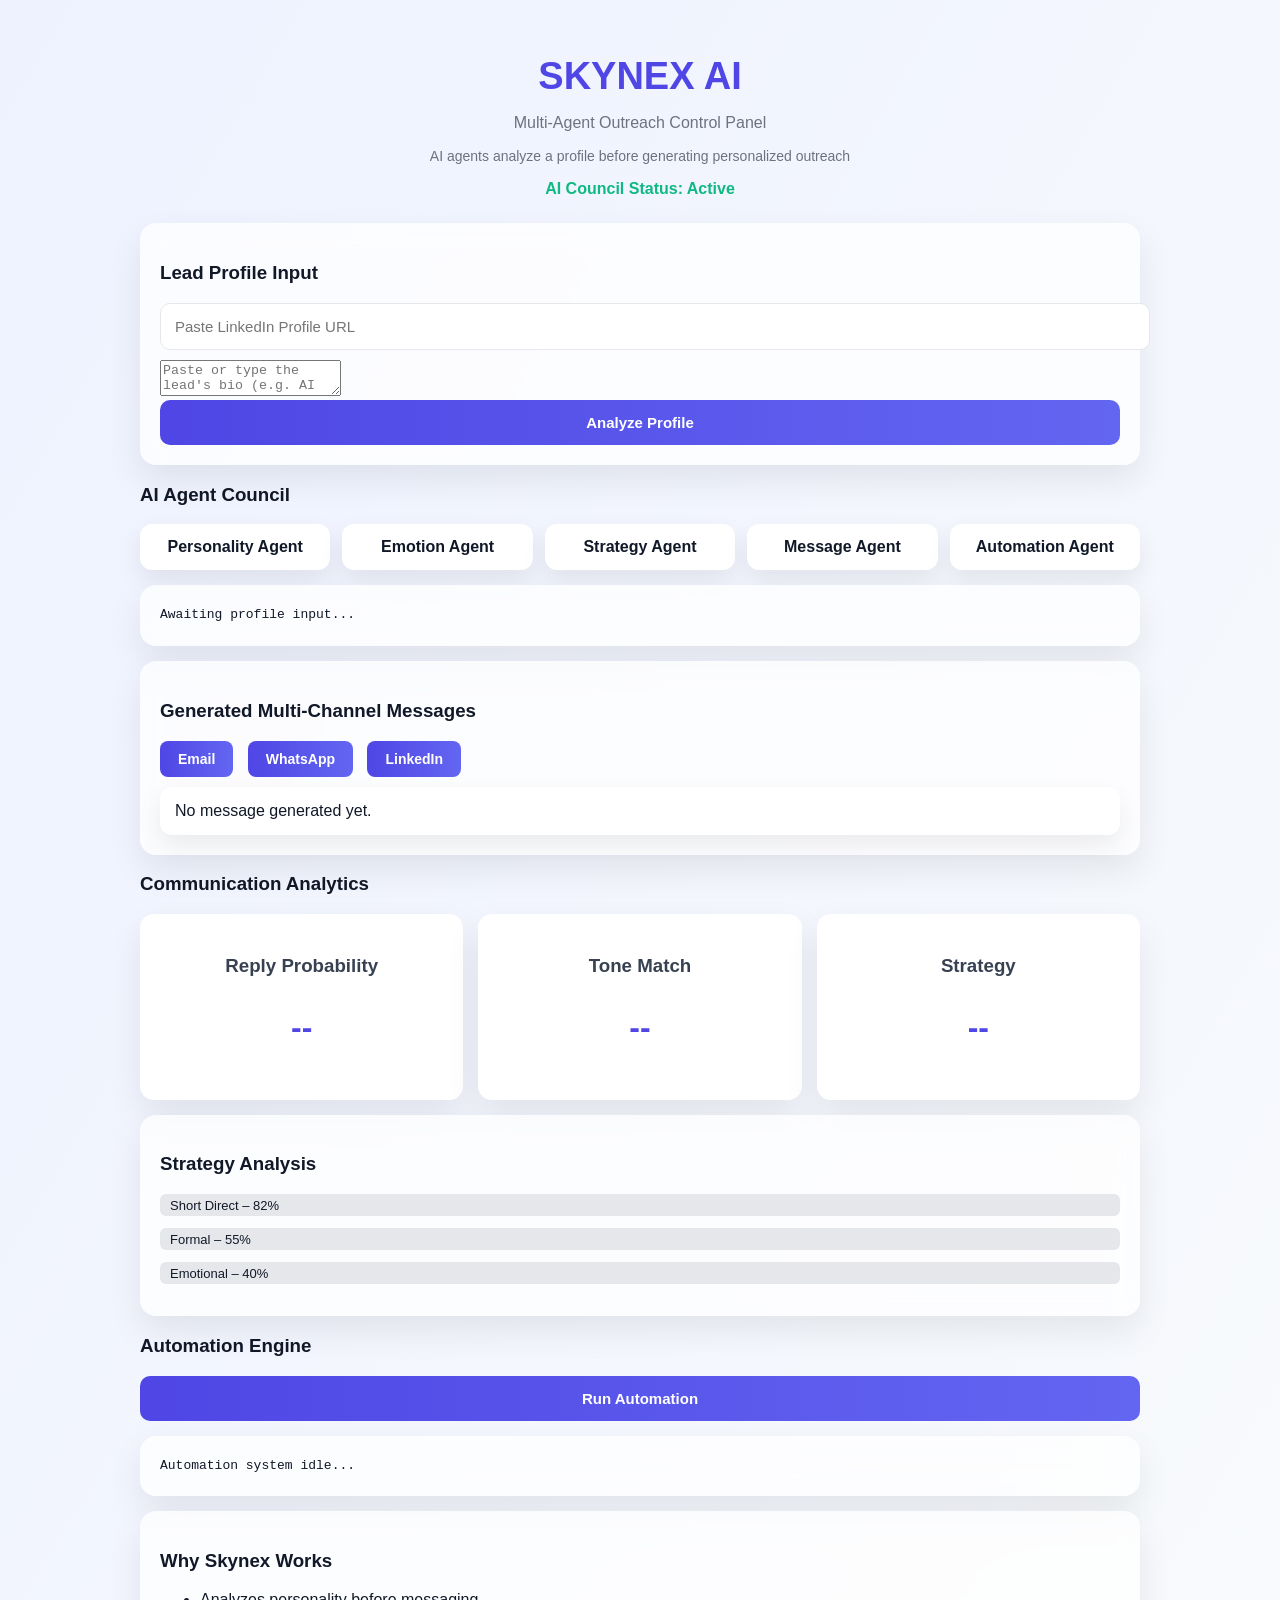
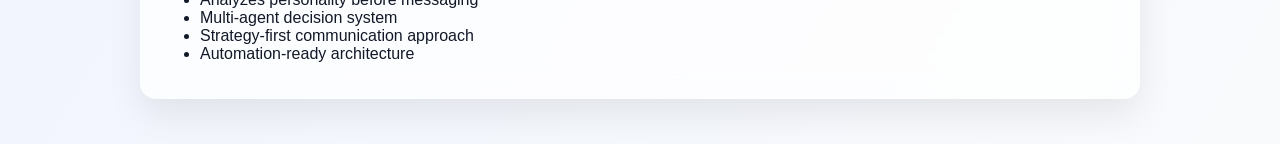
<file: index.html>
<!DOCTYPE html>
<html>
<head>
  <title>Skynex AI Dashboard</title>
  <link rel="stylesheet" href="style.css">
</head>
<body>

<div class="container">

  <!-- Header -->
  <header>
    <h1>SKYNEX AI</h1>
    <p>Multi-Agent Outreach Control Panel</p>
    <p style="font-size:14px;color:#6b7280;">
      AI agents analyze a profile before generating personalized outreach
    </p>
    <p style="text-align:center;color:#10b981;font-weight:bold;">
      AI Council Status: Active
    </p>
  </header>

 <!-- Lead Input -->
<div class="panel">
  <h3>Lead Profile Input</h3>

  <input id="url" placeholder="Paste LinkedIn Profile URL">

  <textarea id="bio" placeholder="Paste or type the lead's bio (e.g. AI engineer, web developer, founder)"></textarea>

  <button onclick="startAnalysis()">Analyze Profile</button>
</div>


  <!-- AI Agents -->
  <h3>AI Agent Council</h3>
  <div class="agent-grid">
    <div class="agent">Personality Agent</div>
    <div class="agent">Emotion Agent</div>
    <div class="agent">Strategy Agent</div>
    <div class="agent">Message Agent</div>
    <div class="agent">Automation Agent</div>
  </div>

  <!-- Agent Log -->
  <div id="agents" class="panel log">
    Awaiting profile input...
  </div>

  <!-- Messages -->
  <div class="panel">
    <h3>Generated Multi-Channel Messages</h3>

    <div class="tabs">
      <button onclick="showTab('email')">Email</button>
      <button onclick="showTab('wa')">WhatsApp</button>
      <button onclick="showTab('li')">LinkedIn</button>
    </div>

    <div id="email" class="tab">No message generated yet.</div>
    <div id="wa" class="tab" style="display:none;"></div>
    <div id="li" class="tab" style="display:none;"></div>
  </div>

  <!-- Analytics Dashboard -->
  <h3>Communication Analytics</h3>
  <div class="dashboard">
    <div class="card">
      <h3>Reply Probability</h3>
      <p id="reply">--</p>
    </div>
    <div class="card">
      <h3>Tone Match</h3>
      <p id="tone">--</p>
    </div>
    <div class="card">
      <h3>Strategy</h3>
      <p id="strategy">--</p>
    </div>
  </div>

  <!-- Strategy Chart -->
  <div class="panel">
    <h3>Strategy Analysis</h3>
    <div class="bar"><span id="bar1"></span> Short Direct – 82%</div>
    <div class="bar"><span id="bar2"></span> Formal – 55%</div>
    <div class="bar"><span id="bar3"></span> Emotional – 40%</div>
  </div>

  <!-- Automation -->
  <h3>Automation Engine</h3>
  <button onclick="automation()">Run Automation</button>
  <div id="automation" class="panel log">
    Automation system idle...
  </div>

  <!-- Explanation Panel -->
  <div class="panel">
    <h3>Why Skynex Works</h3>
    <ul>
      <li>Analyzes personality before messaging</li>
      <li>Multi-agent decision system</li>
      <li>Strategy-first communication approach</li>
      <li>Automation-ready architecture</li>
    </ul>
  </div>

</div>

<script src="script.js"></script>
</body>
</html>
</file>
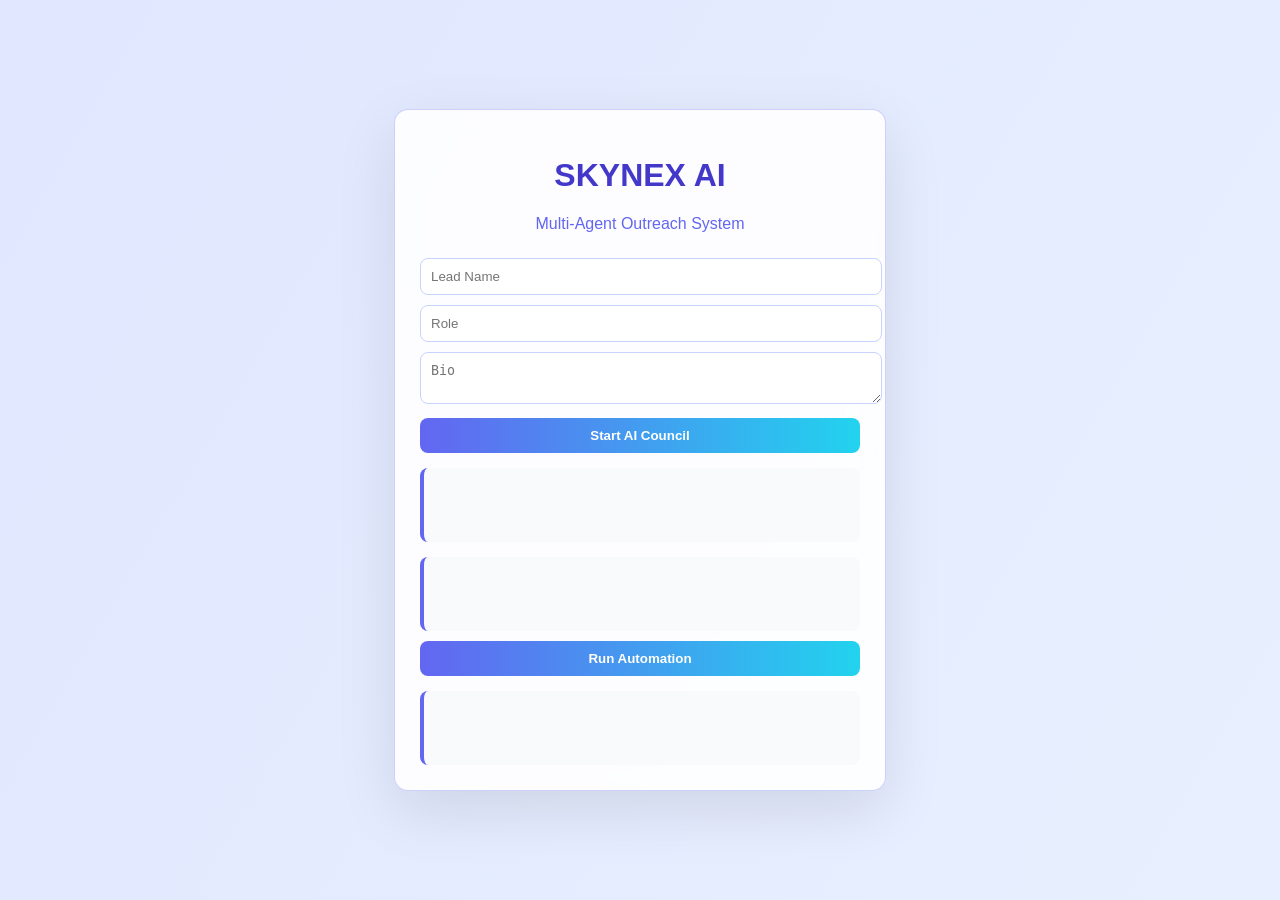
<file: Skynex/index.html>
<!DOCTYPE html>
<html>
<head>
  <title>Skynex AI</title>
  <link rel="stylesheet" href="style.css">
</head>
<body>
  <div class="container">
    <h1>SKYNEX AI</h1>
    <p class="subtitle">Multi-Agent Outreach System</p>

    <input id="name" placeholder="Lead Name">
    <input id="role" placeholder="Role">
    <textarea id="bio" placeholder="Bio"></textarea>

    <button onclick="startAnalysis()">Start AI Council</button>

    <div id="agents" class="box"></div>
    <div id="message" class="box"></div>

    <button onclick="automation()">Run Automation</button>
    <div id="automation" class="box"></div>
  </div>

  <script src="script.js"></script>
</body>
</html>
</file>
<file: style.css>
body {
  margin: 0;
  font-family: "Segoe UI", "Inter", sans-serif;
  background: linear-gradient(120deg, #eef2ff, #f8fafc);
  display: flex;
  justify-content: center;
  padding: 30px;
  color: #111827;
}

.container {
  width: 1000px;
}

/* Header */
header {
  text-align: center;
  margin-bottom: 25px;
}

h1 {
  color: #4f46e5;
  font-size: 38px;
  margin-bottom: 5px;
}

header p {
  color: #6b7280;
  font-size: 16px;
}

/* Panels */
.panel {
  background: rgba(255, 255, 255, 0.75);
  padding: 20px;
  margin: 15px 0;
  border-radius: 16px;
  backdrop-filter: blur(12px);
  box-shadow: 0 15px 35px rgba(0, 0, 0, 0.08);
  transition: 0.3s;
}

.panel:hover {
  transform: translateY(-2px);
}

/* Input & Buttons */
input {
  width: 100%;
  padding: 14px;
  border-radius: 10px;
  border: 1px solid #e5e7eb;
  font-size: 15px;
  margin-bottom: 10px;
}

button {
  width: 100%;
  padding: 14px;
  border-radius: 10px;
  border: none;
  background: linear-gradient(90deg, #4f46e5, #6366f1);
  color: white;
  font-weight: bold;
  font-size: 15px;
  cursor: pointer;
  transition: 0.3s;
}

button:hover {
  transform: scale(1.02);
  opacity: 0.95;
}

/* Agent Cards */
.agent-grid {
  display: flex;
  gap: 12px;
  flex-wrap: wrap;
  margin: 15px 0;
}

.agent {
  flex: 1;
  min-width: 150px;
  background: white;
  padding: 14px;
  text-align: center;
  border-radius: 12px;
  font-weight: bold;
  box-shadow: 0 10px 25px rgba(0, 0, 0, 0.08);
  transition: 0.3s;
}

.agent:hover {
  transform: translateY(-3px);
  box-shadow: 0 15px 35px rgba(79, 70, 229, 0.2);
}

/* Dashboard cards */
.dashboard {
  display: flex;
  gap: 15px;
  margin: 15px 0;
}

.card {
  flex: 1;
  background: white;
  padding: 22px;
  border-radius: 14px;
  text-align: center;
  box-shadow: 0 15px 35px rgba(0, 0, 0, 0.08);
}

.card h3 {
  margin-bottom: 10px;
  color: #374151;
}

.card p {
  font-size: 32px;
  color: #4f46e5;
  font-weight: bold;
}

/* Tabs */
.tabs {
  margin-bottom: 10px;
}

.tabs button {
  width: auto;
  margin-right: 10px;
  padding: 10px 18px;
  border-radius: 8px;
  font-size: 14px;
}

/* Message area */
.tab {
  background: white;
  padding: 15px;
  border-radius: 12px;
  margin-top: 10px;
  white-space: pre-line;
  box-shadow: 0 10px 25px rgba(0, 0, 0, 0.08);
}

/* Logs */
.log {
  font-family: monospace;
  line-height: 1.6;
}

/* Chart bars */
.bar {
  background: #e5e7eb;
  margin: 12px 0;
  height: 22px;
  position: relative;
  border-radius: 6px;
  font-size: 13px;
  padding-left: 10px;
  display: flex;
  align-items: center;
}

.bar span {
  position: absolute;
  left: 0;
  top: 0;
  height: 100%;
  background: linear-gradient(90deg, #4f46e5, #6366f1);
  border-radius: 6px;
}
</file>
<file: Skynex/style.css>
body {
  margin: 0;
  font-family: "Segoe UI", sans-serif;
  background: linear-gradient(120deg, #e0e7ff, #f0f9ff, #ffffff);
  background-size: 400% 400%;
  animation: gradientMove 12s ease infinite;
  display: flex;
  justify-content: center;
  align-items: center;
  height: 100vh;
}

@keyframes gradientMove {
  0% { background-position: 0% 50%; }
  50% { background-position: 100% 50%; }
  100% { background-position: 0% 50%; }
}

.container {
  width: 440px;
  padding: 25px;
  border-radius: 14px;
  background: rgba(255,255,255,0.9);
  backdrop-filter: blur(10px);
  box-shadow: 0 20px 60px rgba(0,0,0,0.1);
  border: 1px solid rgba(99,102,241,0.3);
}

h1 {
  text-align: center;
  color: #4338ca;
}

.subtitle {
  text-align: center;
  margin-bottom: 15px;
  color: #6366f1;
}

input, textarea, button {
  width: 100%;
  margin-top: 10px;
  padding: 10px;
  border-radius: 8px;
  border: 1px solid #c7d2fe;
}

button {
  background: linear-gradient(90deg, #6366f1, #22d3ee);
  color: white;
  border: none;
  font-weight: bold;
  cursor: pointer;
}

.box {
  margin-top: 15px;
  padding: 12px;
  background: #f8fafc;
  border-radius: 8px;
  border-left: 4px solid #6366f1;
  min-height: 50px;
}
</file>
